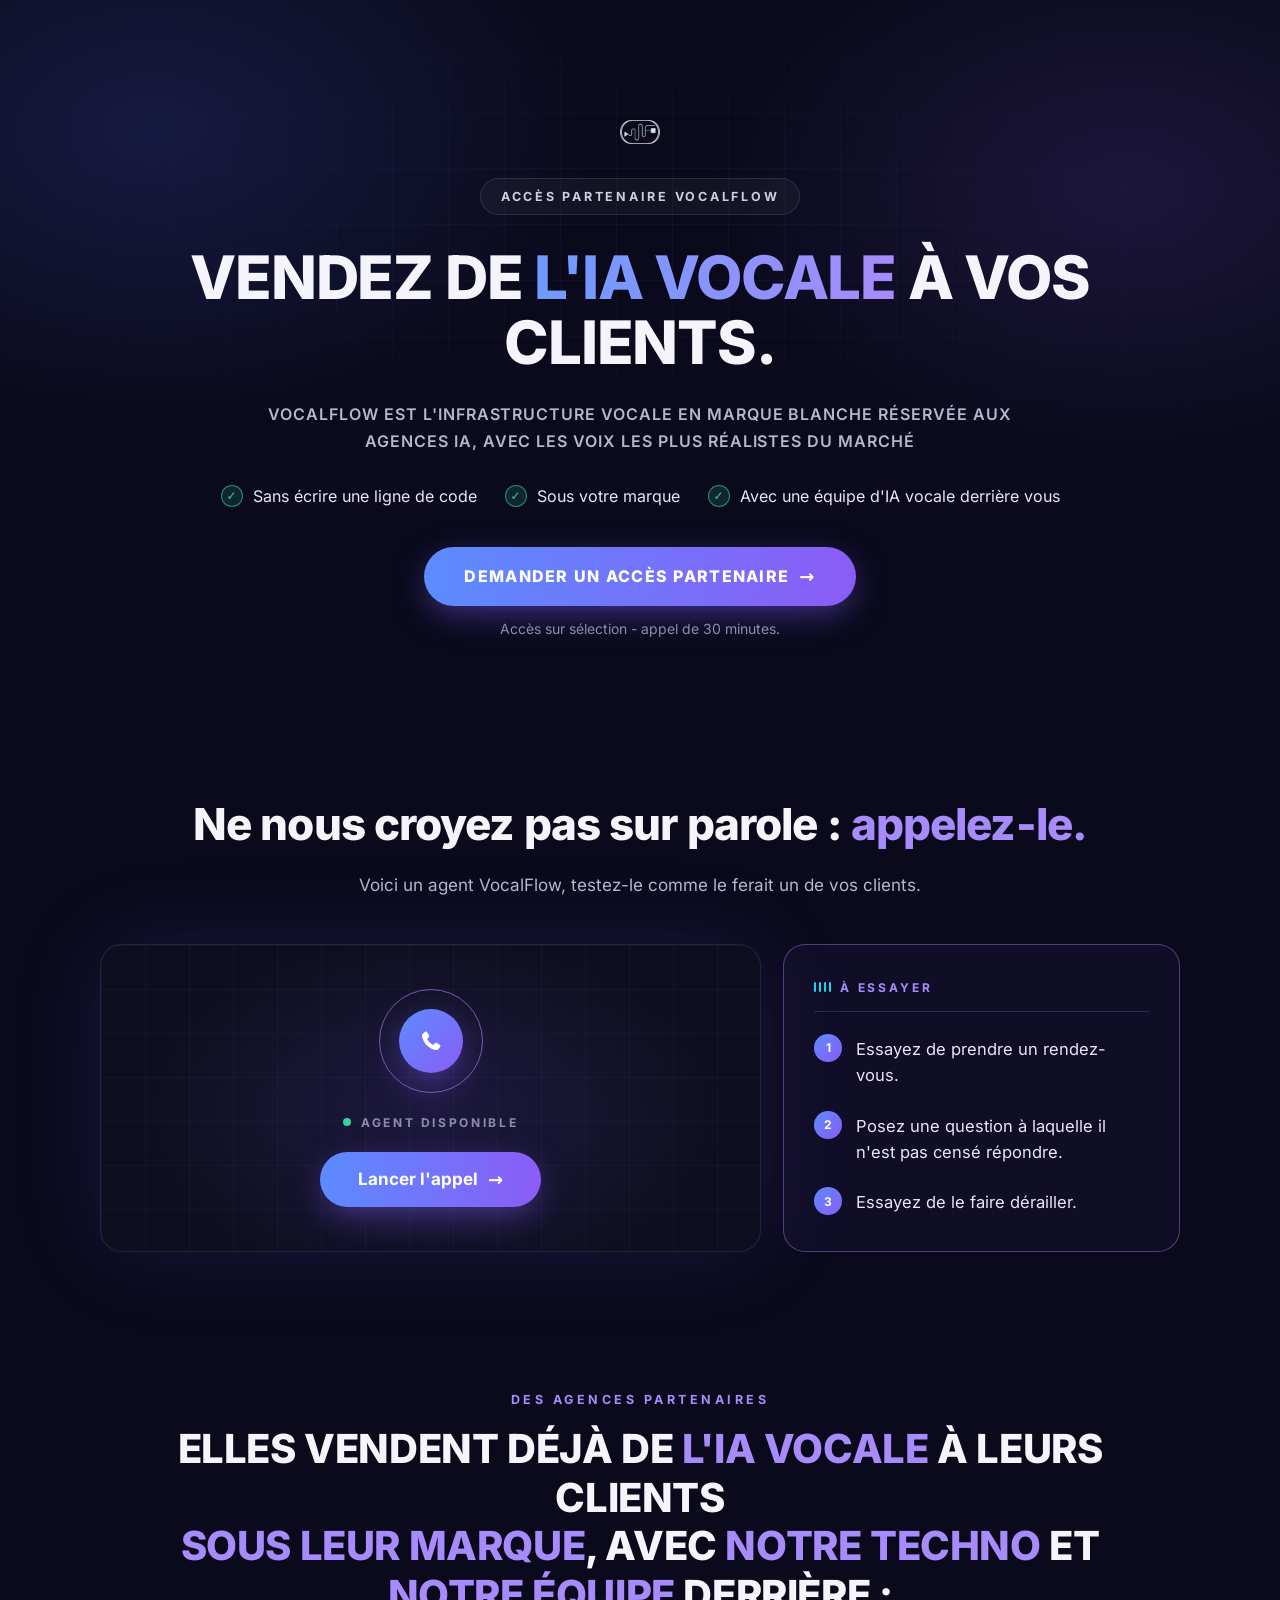
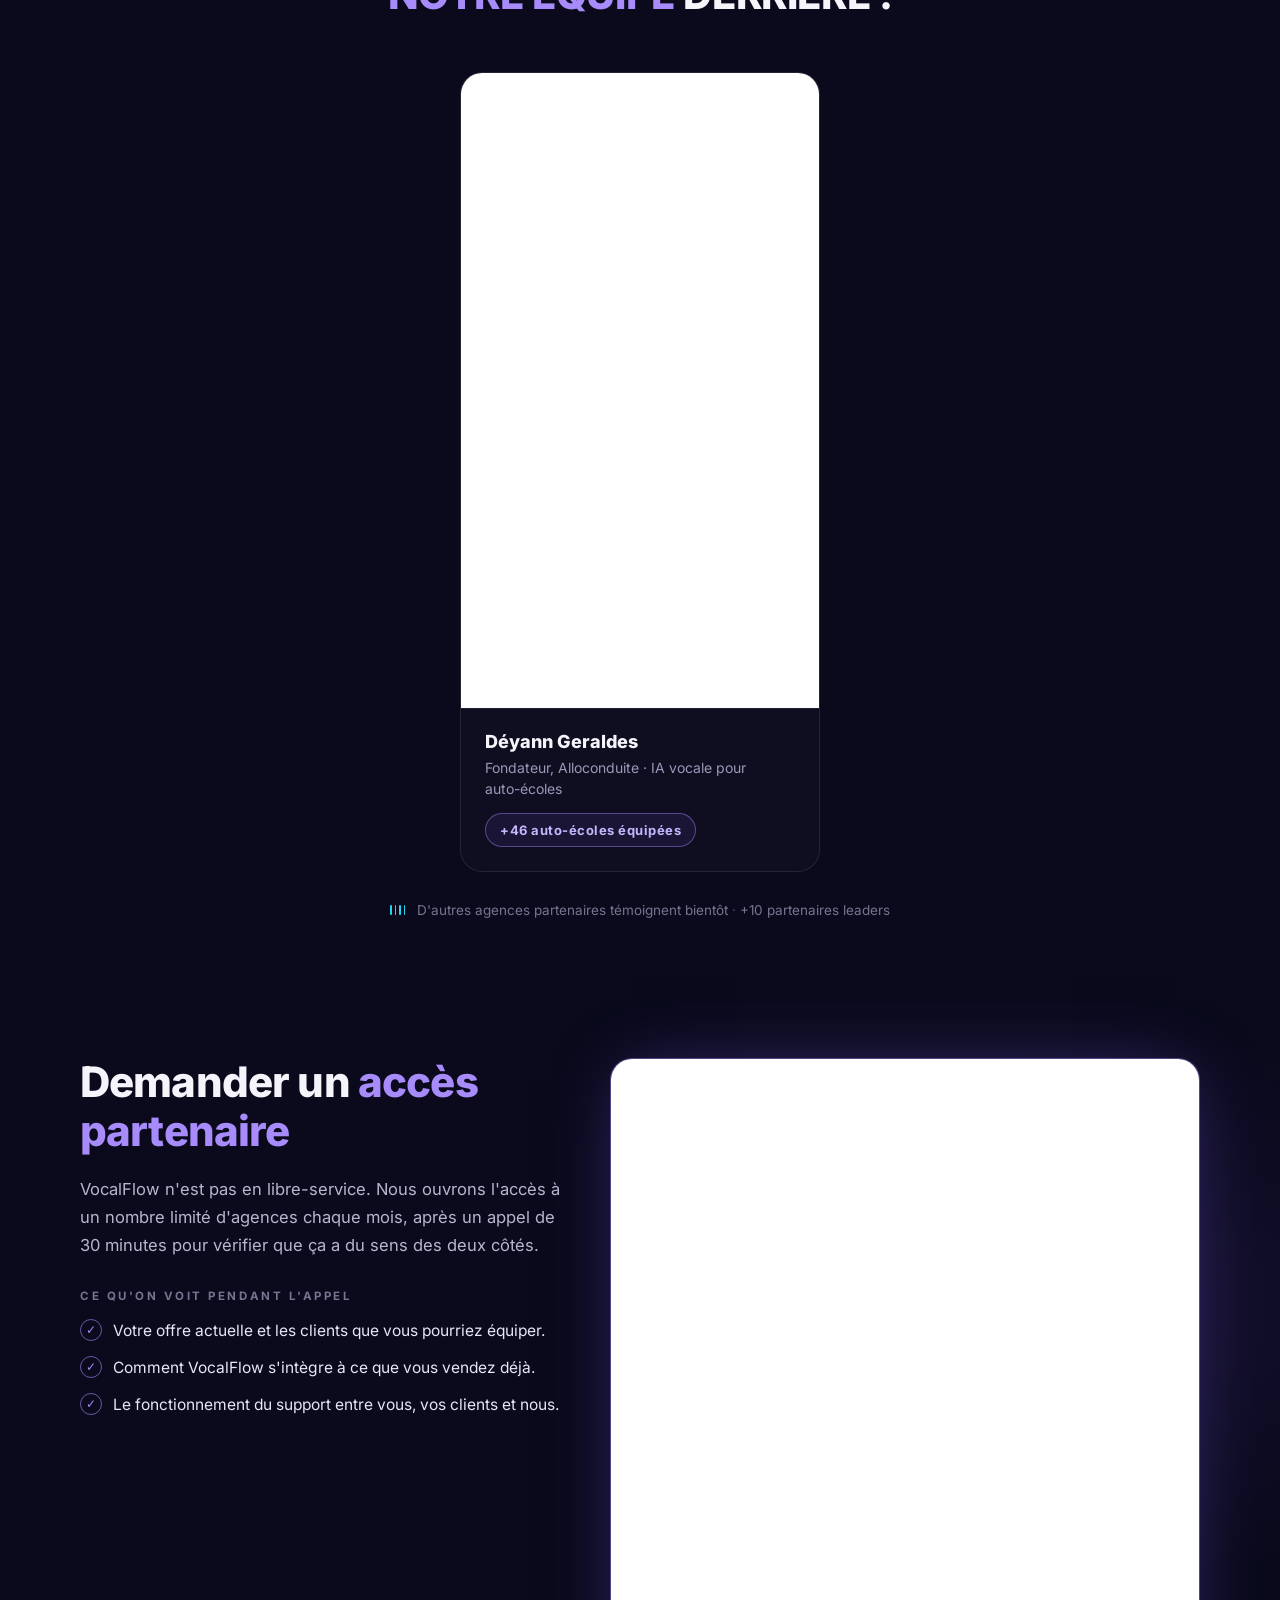
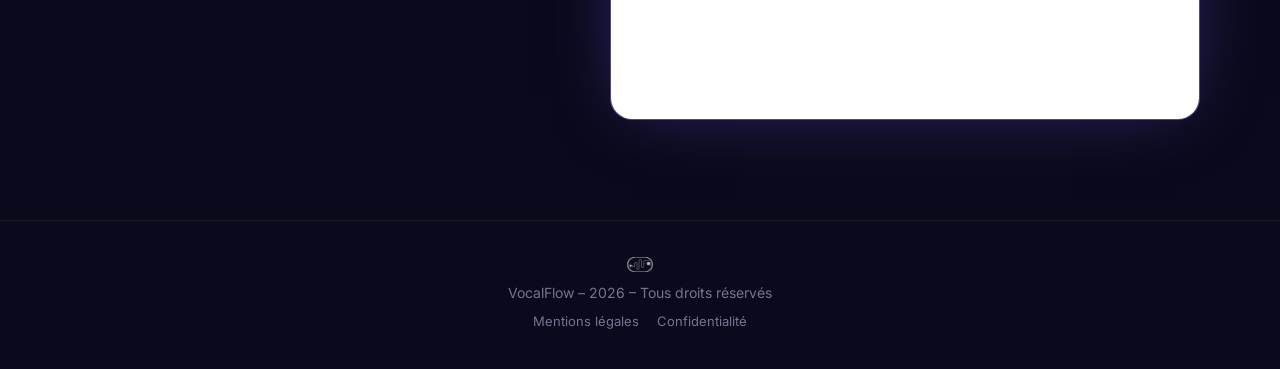
<file: index.html>
<!DOCTYPE html>
<html lang="fr">
<head>
  <meta charset="utf-8">
  <meta name="viewport" content="width=device-width, initial-scale=1">
  <title>VocalFlow | Accès partenaire — IA vocale en marque blanche</title>
  <meta name="description" content="Vendez de l'IA vocale à vos clients, sous votre marque, avec une équipe d'IA vocale derrière vous. Accès partenaire sur sélection.">
  <meta name="theme-color" content="#0a0a1c">
  <meta name="color-scheme" content="dark">
  <meta property="og:type" content="website">
  <meta property="og:title" content="VocalFlow | Accès partenaire — IA vocale en marque blanche">
  <meta property="og:description" content="Vendez de l'IA vocale à vos clients, sous votre marque, avec une équipe d'IA vocale derrière vous. Accès partenaire sur sélection.">
  <meta property="og:locale" content="fr_FR">
  <meta property="og:site_name" content="VocalFlow">
  <!-- URLs absolues (obligatoires pour les aperçus LinkedIn/WhatsApp). Domaine supposé : partenaires.vocal-flow.fr — à confirmer.
       Si le domaine change : remplacer ici, dans les pages légales (canonical), robots.txt et sitemap.xml. -->
  <link rel="canonical" href="https://partenaires.vocal-flow.fr/">
  <meta property="og:url" content="https://partenaires.vocal-flow.fr/">
  <meta property="og:image" content="https://partenaires.vocal-flow.fr/assets/og.jpg">
  <meta property="og:image:width" content="1200">
  <meta property="og:image:height" content="630">
  <meta property="og:image:alt" content="VocalFlow — Accès partenaire">
  <meta name="twitter:card" content="summary_large_image">
  <link rel="icon" href="/favicon.ico" sizes="32x32">
  <link rel="icon" type="image/png" sizes="192x192" href="/assets/icons/icon-192.png">
  <link rel="apple-touch-icon" href="/assets/icons/apple-touch-icon.png">
  <link rel="manifest" href="/site.webmanifest">
  <link rel="preload" href="/assets/fonts/inter.woff2" as="font" type="font/woff2" crossorigin>
  <link rel="stylesheet" href="/styles.css">
  <script type="application/ld+json">
  {
    "@context": "https://schema.org",
    "@type": "Organization",
    "name": "VocalFlow",
    "url": "https://partenaires.vocal-flow.fr/",
    "logo": "https://partenaires.vocal-flow.fr/assets/vocalflow-logo.png",
    "description": "Infrastructure d'IA vocale en marque blanche réservée aux agences IA.",
    "email": "contact@vocal-flow.fr",
    "founder": {
      "@type": "Person",
      "name": "Yassir Larabi",
      "jobTitle": "Fondateur de VocalFlow",
      "sameAs": ["https://www.linkedin.com/in/yassir-larabi/"]
    },
    "address": { "@type": "PostalAddress", "addressLocality": "Aulnay-sous-Bois", "postalCode": "93600", "addressCountry": "FR" }
  }
  </script>
</head>
<body>
  <a class="skip-link" href="#hero">Aller au contenu</a>

  <!-- Halo qui suit la souris (pointeurs fins uniquement, voir main.js) -->
  <div class="spot" aria-hidden="true"></div>

  <div id="top" class="page">
    <main>

      <!-- 1 Hero -->
      <section id="hero" class="hero" aria-labelledby="hero-title">
        <div class="hero__grid" aria-hidden="true"></div>
        <div class="hero__inner">
          <div class="hero__logo rise">
            <picture><source type="image/webp" srcset="/assets/vocalflow-logo-240.webp"><img src="/assets/vocalflow-logo-240.png" alt="VocalFlow" width="240" height="143"></picture>
          </div>
          <div class="hero__pillwrap rise">
            <div class="pill"><span class="pill__text">Accès partenaire VocalFlow</span></div>
          </div>
          <h1 id="hero-title" class="hero__title rise">Vendez de <span class="grad-text">l'IA vocale</span> à vos clients.</h1>
          <p class="hero__lead rise">VocalFlow est l'infrastructure vocale en marque blanche réservée aux agences IA, avec les voix les plus réalistes du marché</p>
          <ul class="hero__checks rise" role="list">
            <li><span class="check check--green" aria-hidden="true">✓</span><span>Sans écrire une ligne de code</span></li>
            <li><span class="check check--green" aria-hidden="true">✓</span><span>Sous votre marque</span></li>
            <li><span class="check check--green" aria-hidden="true">✓</span><span>Avec une équipe d'IA vocale derrière vous</span></li>
          </ul>
          <div class="cta-block rise">
            <a href="#acces" class="btn btn--primary btn--hero">Demander un accès partenaire <span class="arrow" aria-hidden="true">→</span></a>
            <div class="cta-block__note">Accès sur sélection - appel de 30 minutes.</div>
          </div>
        </div>
      </section>

      <!-- 2 Test en direct -->
      <section id="demo-live" class="demo" aria-labelledby="demo-title">
        <h2 id="demo-title" class="demo__title">Ne nous croyez pas sur parole : <span class="accent">appelez-le.</span></h2>
        <p class="lead">Voici un agent VocalFlow, testez-le comme le ferait un de vos clients.</p>
        <div class="demo__grid">

          <div class="demo__card">
            <!-- Étape 0 : agent disponible -->
            <div class="demo__idle" data-step="0">
              <div class="rings" aria-hidden="true">
                <span class="rings__ring"></span>
                <span class="rings__ring rings__ring--late"></span>
                <span class="rings__core">
                  <svg width="26" height="26" viewBox="0 0 24 24" fill="none" aria-hidden="true"><path d="M6.6 3.5c.5-.4 1.2-.3 1.6.2l2 2.9c.4.5.3 1.2-.1 1.6l-1.3 1.2c-.3.3-.4.8-.2 1.2a12.5 12.5 0 0 0 4.8 4.8c.4.2.9.1 1.2-.2l1.2-1.3c.4-.4 1.1-.5 1.6-.1l2.9 2c.5.4.6 1.1.2 1.6l-1.3 1.7c-.8 1-2.1 1.5-3.4 1.1C10 18.7 5.3 14 3.8 8.2 3.4 6.9 3.9 5.6 4.9 4.8z" fill="#fff"></path></svg>
                </span>
              </div>
              <div class="status"><span class="status__dot" aria-hidden="true"></span><span class="status__text">Agent disponible</span></div>
              <button type="button" class="btn btn--primary btn--demo demo__reveal">Lancer l'appel <span class="arrow" aria-hidden="true">→</span></button>
            </div>

            <!-- Étape 1 : formulaire -->
            <form class="demo__form" data-step="1" hidden novalidate="false">
              <div class="status"><span class="status__dot" aria-hidden="true"></span><span class="status__text">Agent prêt à décrocher</span></div>
              <div class="demo__form-title">Une dernière étape avant l'appel</div>
              <label class="sr-only" for="lead-prenom">Votre prénom</label>
              <input id="lead-prenom" class="field" type="text" name="prenom" placeholder="Votre prénom" required autocomplete="given-name">
              <label class="sr-only" for="lead-email">Votre email professionnel</label>
              <input id="lead-email" class="field" type="email" name="email" placeholder="Votre email professionnel" required autocomplete="email">
              <button type="submit" class="btn btn--primary btn--submit">Afficher le numéro de l'agent →</button>
            </form>

            <!-- Étape 2 : numéro révélé -->
            <div class="demo__revealed" data-step="2" hidden tabindex="-1">
              <div class="demo__greeting">C'est à vous : appelez-le maintenant.</div>
              <a href="tel:+33189316089" class="demo__phone grad-text">+33 1 89 31 60 89</a>
              <div class="status status--small"><span class="status__dot status__dot--small" aria-hidden="true"></span><span class="status__hint">Notre agent décroche dans la seconde, 24h/24.</span></div>
            </div>
          </div>

          <aside class="demo__tips" aria-labelledby="tips-title">
            <div id="tips-title" class="demo__tips-head">
              <span class="wave" aria-hidden="true"><span></span><span></span><span></span><span></span></span>À essayer
            </div>
            <ol class="tips" role="list">
              <li><span class="tips__num" aria-hidden="true">1</span><span>Essayez de prendre un rendez-vous.</span></li>
              <li><span class="tips__num" aria-hidden="true">2</span><span>Posez une question à laquelle il n'est pas censé répondre.</span></li>
              <li><span class="tips__num" aria-hidden="true">3</span><span>Essayez de le faire dérailler.</span></li>
            </ol>
          </aside>

        </div>
      </section>

      <!-- 3 Témoignages -->
      <section id="temoignages" class="temo" aria-labelledby="temo-title">
        <p class="eyebrow">Des agences partenaires</p>
        <h2 id="temo-title" class="temo__title">Elles vendent déjà de <span class="accent">l'IA vocale</span> à leurs clients<br> <span class="accent">sous leur marque</span>, avec <span class="accent">notre techno</span> et <span class="accent">notre équipe</span> derrière :</h2>

        <!-- Ajouter les prochains témoignages ici (copier un article) : la grille passe automatiquement en 2 puis 3 colonnes.
             À partir de 2 témoignages, retirer le bloc .temo__soon ci-dessous. -->
        <div class="temo__grid">
          <article class="temo__card">
            <div class="temo__video">
              <iframe src="https://play.gumlet.io/embed/6aafdd962ee0c1102cb9f667" title="Témoignage Déyann Geraldes, Alloconduite" loading="lazy" allow="autoplay; fullscreen; picture-in-picture; encrypted-media" allowfullscreen></iframe>
            </div>
            <div class="temo__body">
              <div>
                <div class="temo__name">Déyann Geraldes</div>
                <div class="temo__role">Fondateur, Alloconduite · IA vocale pour auto-écoles</div>
              </div>
              <span class="temo__badge">+46 auto-écoles équipées</span>
            </div>
          </article>
        </div>

        <div class="temo__soon">
          <span class="wave" aria-hidden="true"><span></span><span></span><span></span><span></span></span>
          <span class="temo__soon-text">D'autres agences partenaires témoignent bientôt <span class="temo__dot">·</span> +10 partenaires leaders</span>
        </div>
      </section>

      <!-- 4 Accès partenaire -->
      <section id="acces" class="access" aria-labelledby="access-title">
        <div class="access__grid">
          <div class="access__copy">
            <h2 id="access-title" class="access__title">Demander un <span class="accent">accès partenaire</span></h2>
            <p class="access__lead">VocalFlow n'est pas en libre-service. Nous ouvrons l'accès à un nombre limité d'agences chaque mois, après un appel de 30 minutes pour vérifier que ça a du sens des deux côtés.</p>
            <div class="access__kicker">Ce qu'on voit pendant l'appel</div>
            <ul class="checklist" role="list">
              <li><span class="check" aria-hidden="true">✓</span><span>Votre offre actuelle et les clients que vous pourriez équiper.</span></li>
              <li><span class="check" aria-hidden="true">✓</span><span>Comment VocalFlow s'intègre à ce que vous vendez déjà.</span></li>
              <li><span class="check" aria-hidden="true">✓</span><span>Le fonctionnement du support entre vous, vos clients et nous.</span></li>
            </ul>
          </div>
          <div class="access__cal">
            <div class="access__loading" aria-hidden="true">Chargement du calendrier…</div>
            <!-- L'URL Calendly est centralisée dans main.js (CALENDLY_URL) ; celle-ci sert de repli sans JS. -->
            <iframe class="access__iframe" data-calendly src="https://calendly.com/contact-vocal-flow/appel-d-acces-vocalflow?hide_gdpr_banner=1&amp;background_color=0d0d22&amp;text_color=f5f4fb&amp;primary_color=8b5cf6" title="Réserver un appel partenaire" loading="lazy"></iframe>
          </div>
        </div>
      </section>

    </main>

    <!-- Pied de page -->
    <footer class="footer">
      <div class="footer__inner">
        <picture><source type="image/webp" srcset="/assets/vocalflow-logo-240.webp"><img src="/assets/vocalflow-logo-240.png" alt="VocalFlow" width="240" height="143" class="footer__logo"></picture>
        <span class="footer__copy">VocalFlow – 2026 – Tous droits réservés</span>
        <nav class="footer__links" aria-label="Liens légaux">
          <a href="/mentions-legales">Mentions légales</a>
          <a href="/politique-confidentialite">Confidentialité</a>
        </nav>
      </div>
    </footer>
  </div>

  <script src="/main.js" defer></script>
</body>
</html>
</file>
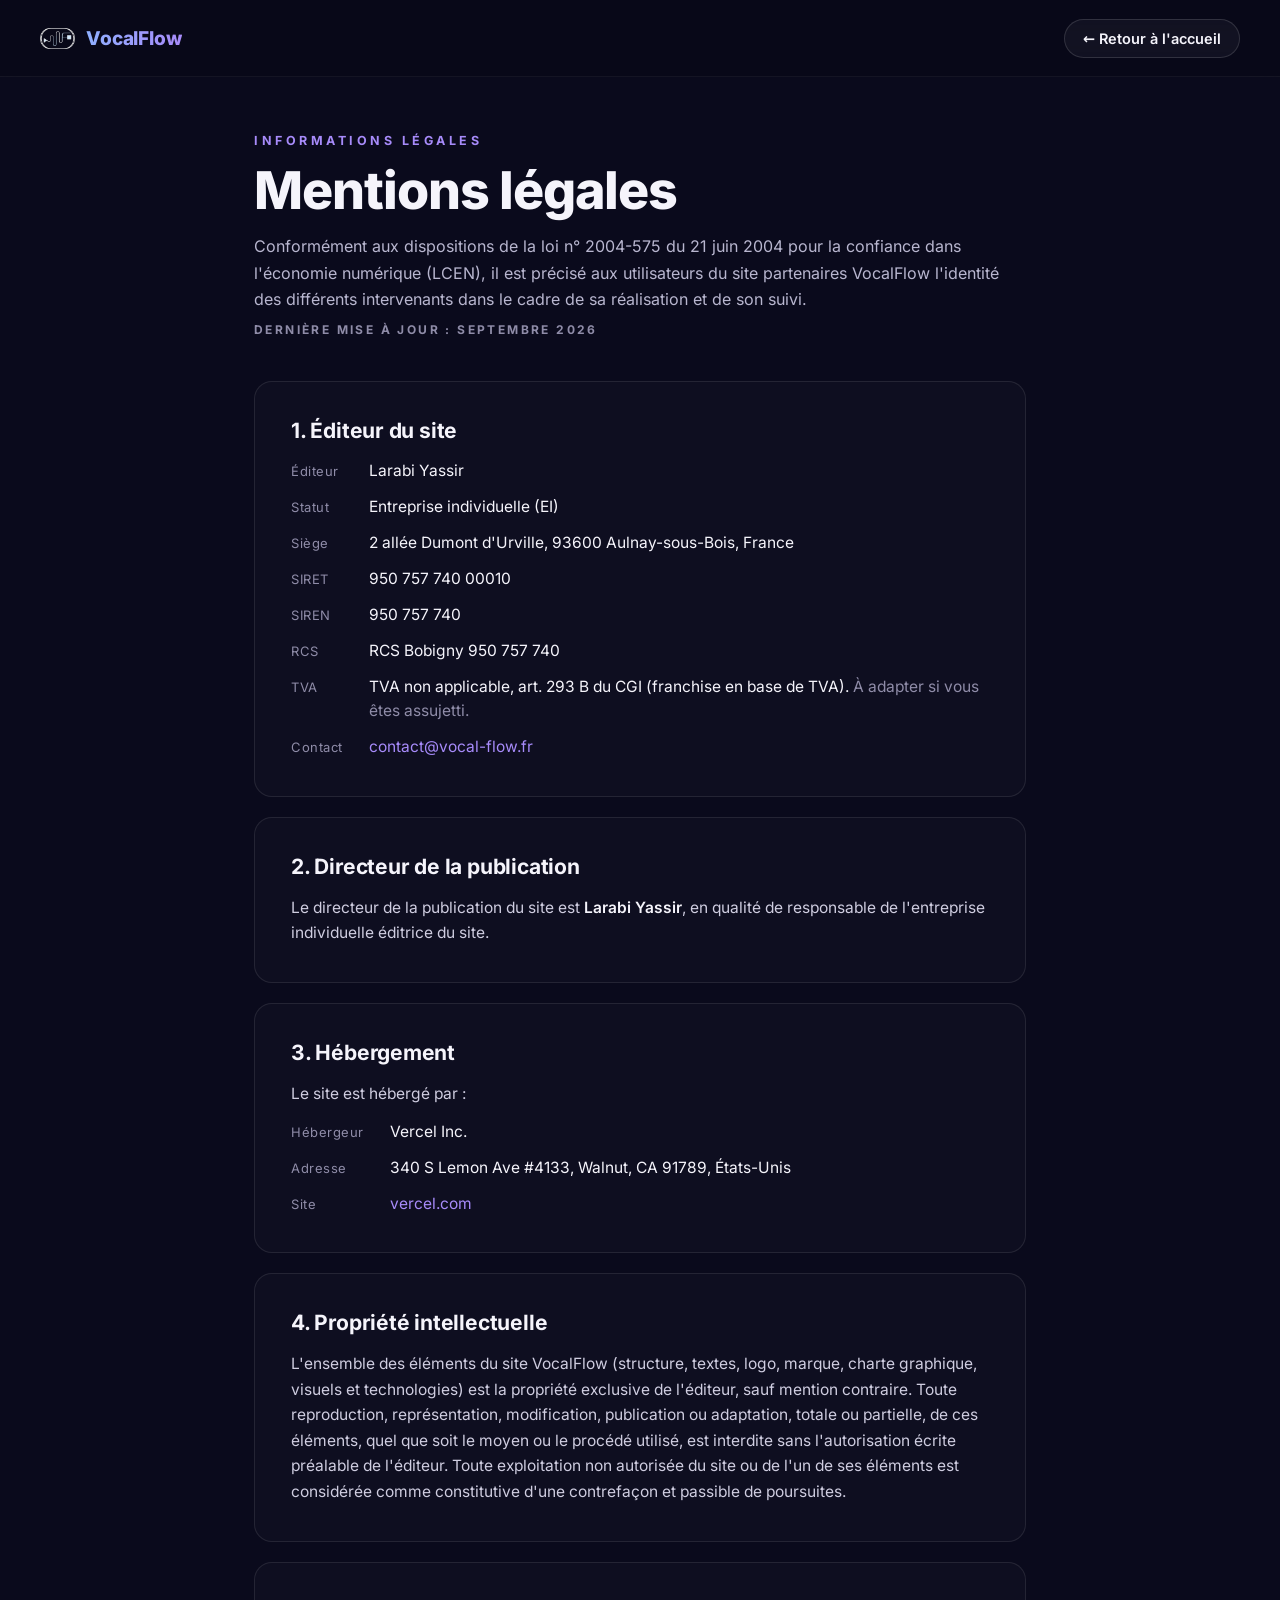
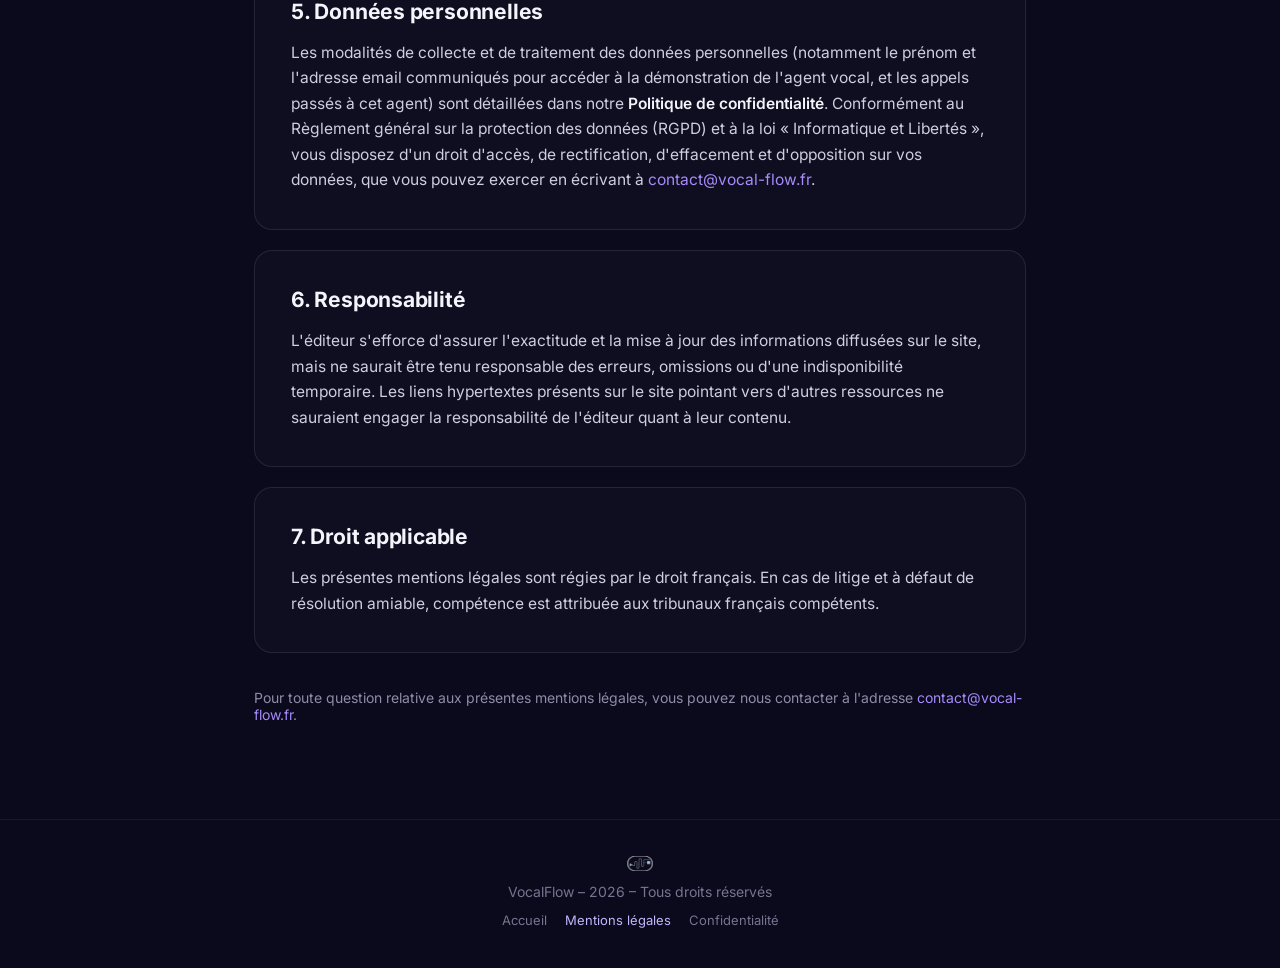
<file: mentions-legales.html>
<!DOCTYPE html>
<html lang="fr">
<head>
  <meta charset="utf-8">
  <meta name="viewport" content="width=device-width, initial-scale=1">
  <title>Mentions légales | VocalFlow</title>
  <meta name="description" content="Mentions légales du site VocalFlow : éditeur, directeur de la publication, hébergement, propriété intellectuelle, données personnelles et droit applicable.">
  <meta name="theme-color" content="#0a0a1c">
  <meta name="color-scheme" content="dark">
  <link rel="canonical" href="https://partenaires.vocal-flow.fr/mentions-legales">
  <link rel="icon" href="/favicon.ico" sizes="32x32">
  <link rel="apple-touch-icon" href="/assets/icons/apple-touch-icon.png">
  <link rel="preload" href="/assets/fonts/inter.woff2" as="font" type="font/woff2" crossorigin>
  <link rel="stylesheet" href="/styles.css">
</head>
<body>
  <a class="skip-link" href="#main">Aller au contenu</a>

  <header class="nav-wrap nav-wrap--static">
    <nav class="nav" aria-label="Navigation principale">
      <a href="/" class="brand" aria-label="VocalFlow — retour à l'accueil">
        <picture><source type="image/webp" srcset="/assets/vocalflow-logo-240.webp"><img src="/assets/vocalflow-logo-240.png" alt="" width="240" height="143"></picture>
        <span class="brand__name grad-text">VocalFlow</span>
      </a>
      <a href="/" class="btn btn--ghost btn--back"><span class="btn--back__full">← Retour à l'accueil</span><span class="btn--back__short">← Accueil</span></a>
    </nav>
  </header>

  <main id="main" class="simple legal">
    <p class="eyebrow">Informations légales</p>
    <h1>Mentions légales</h1>
    <p class="legal__intro">Conformément aux dispositions de la loi n°&nbsp;2004-575 du 21 juin 2004 pour la confiance dans l'économie numérique (LCEN), il est précisé aux utilisateurs du site partenaires VocalFlow l'identité des différents intervenants dans le cadre de sa réalisation et de son suivi.</p>
    <p class="legal__date">Dernière mise à jour : septembre 2026</p>

    <section class="legal__card" aria-labelledby="ml-1">
      <h2 id="ml-1">1. Éditeur du site</h2>
      <dl>
        <dt>Éditeur</dt><dd>Larabi Yassir</dd>
        <dt>Statut</dt><dd>Entreprise individuelle (EI)</dd>
        <dt>Siège</dt><dd>2 allée Dumont d'Urville, 93600 Aulnay-sous-Bois, France</dd>
        <dt>SIRET</dt><dd>950 757 740 00010</dd>
        <dt>SIREN</dt><dd>950 757 740</dd>
        <dt>RCS</dt><dd>RCS Bobigny 950 757 740</dd>
        <dt>TVA</dt><dd>TVA non applicable, art. 293 B du CGI (franchise en base de TVA). <span class="hint">À adapter si vous êtes assujetti.</span></dd>
        <dt>Contact</dt><dd><a href="mailto:contact@vocal-flow.fr">contact@vocal-flow.fr</a></dd>
      </dl>
    </section>

    <section class="legal__card" aria-labelledby="ml-2">
      <h2 id="ml-2">2. Directeur de la publication</h2>
      <p>Le directeur de la publication du site est <strong>Larabi Yassir</strong>, en qualité de responsable de l'entreprise individuelle éditrice du site.</p>
    </section>

    <section class="legal__card" aria-labelledby="ml-3">
      <h2 id="ml-3">3. Hébergement</h2>
      <p>Le site est hébergé par :</p>
      <dl>
        <dt>Hébergeur</dt><dd>Vercel Inc.</dd>
        <dt>Adresse</dt><dd>340 S Lemon Ave #4133, Walnut, CA 91789, États-Unis</dd>
        <dt>Site</dt><dd><a href="https://vercel.com" target="_blank" rel="noopener">vercel.com</a></dd>
      </dl>
    </section>

    <section class="legal__card" aria-labelledby="ml-4">
      <h2 id="ml-4">4. Propriété intellectuelle</h2>
      <p>L'ensemble des éléments du site VocalFlow (structure, textes, logo, marque, charte graphique, visuels et technologies) est la propriété exclusive de l'éditeur, sauf mention contraire. Toute reproduction, représentation, modification, publication ou adaptation, totale ou partielle, de ces éléments, quel que soit le moyen ou le procédé utilisé, est interdite sans l'autorisation écrite préalable de l'éditeur. Toute exploitation non autorisée du site ou de l'un de ses éléments est considérée comme constitutive d'une contrefaçon et passible de poursuites.</p>
    </section>

    <section class="legal__card" aria-labelledby="ml-5">
      <h2 id="ml-5">5. Données personnelles</h2>
      <p>Les modalités de collecte et de traitement des données personnelles (notamment le prénom et l'adresse email communiqués pour accéder à la démonstration de l'agent vocal, et les appels passés à cet agent) sont détaillées dans notre <a href="/politique-confidentialite"><strong>Politique de confidentialité</strong></a>. Conformément au Règlement général sur la protection des données (RGPD) et à la loi «&nbsp;Informatique et Libertés&nbsp;», vous disposez d'un droit d'accès, de rectification, d'effacement et d'opposition sur vos données, que vous pouvez exercer en écrivant à <a href="mailto:contact@vocal-flow.fr">contact@vocal-flow.fr</a>.</p>
    </section>

    <section class="legal__card" aria-labelledby="ml-6">
      <h2 id="ml-6">6. Responsabilité</h2>
      <p>L'éditeur s'efforce d'assurer l'exactitude et la mise à jour des informations diffusées sur le site, mais ne saurait être tenu responsable des erreurs, omissions ou d'une indisponibilité temporaire. Les liens hypertextes présents sur le site pointant vers d'autres ressources ne sauraient engager la responsabilité de l'éditeur quant à leur contenu.</p>
    </section>

    <section class="legal__card" aria-labelledby="ml-7">
      <h2 id="ml-7">7. Droit applicable</h2>
      <p>Les présentes mentions légales sont régies par le droit français. En cas de litige et à défaut de résolution amiable, compétence est attribuée aux tribunaux français compétents.</p>
    </section>

    <p class="legal__outro">Pour toute question relative aux présentes mentions légales, vous pouvez nous contacter à l'adresse <a href="mailto:contact@vocal-flow.fr">contact@vocal-flow.fr</a>.</p>
  </main>

    <footer class="footer">
    <div class="footer__inner">
      <picture><source type="image/webp" srcset="/assets/vocalflow-logo-240.webp"><img src="/assets/vocalflow-logo-240.png" alt="VocalFlow" width="240" height="143" class="footer__logo"></picture>
      <span class="footer__copy">VocalFlow – 2026 – Tous droits réservés</span>
      <nav class="footer__links" aria-label="Liens légaux">
        <a href="/">Accueil</a>
        <a href="/mentions-legales" aria-current="page">Mentions légales</a>
        <a href="/politique-confidentialite">Confidentialité</a>
      </nav>
    </div>
  </footer>
</body>
</html>
</file>
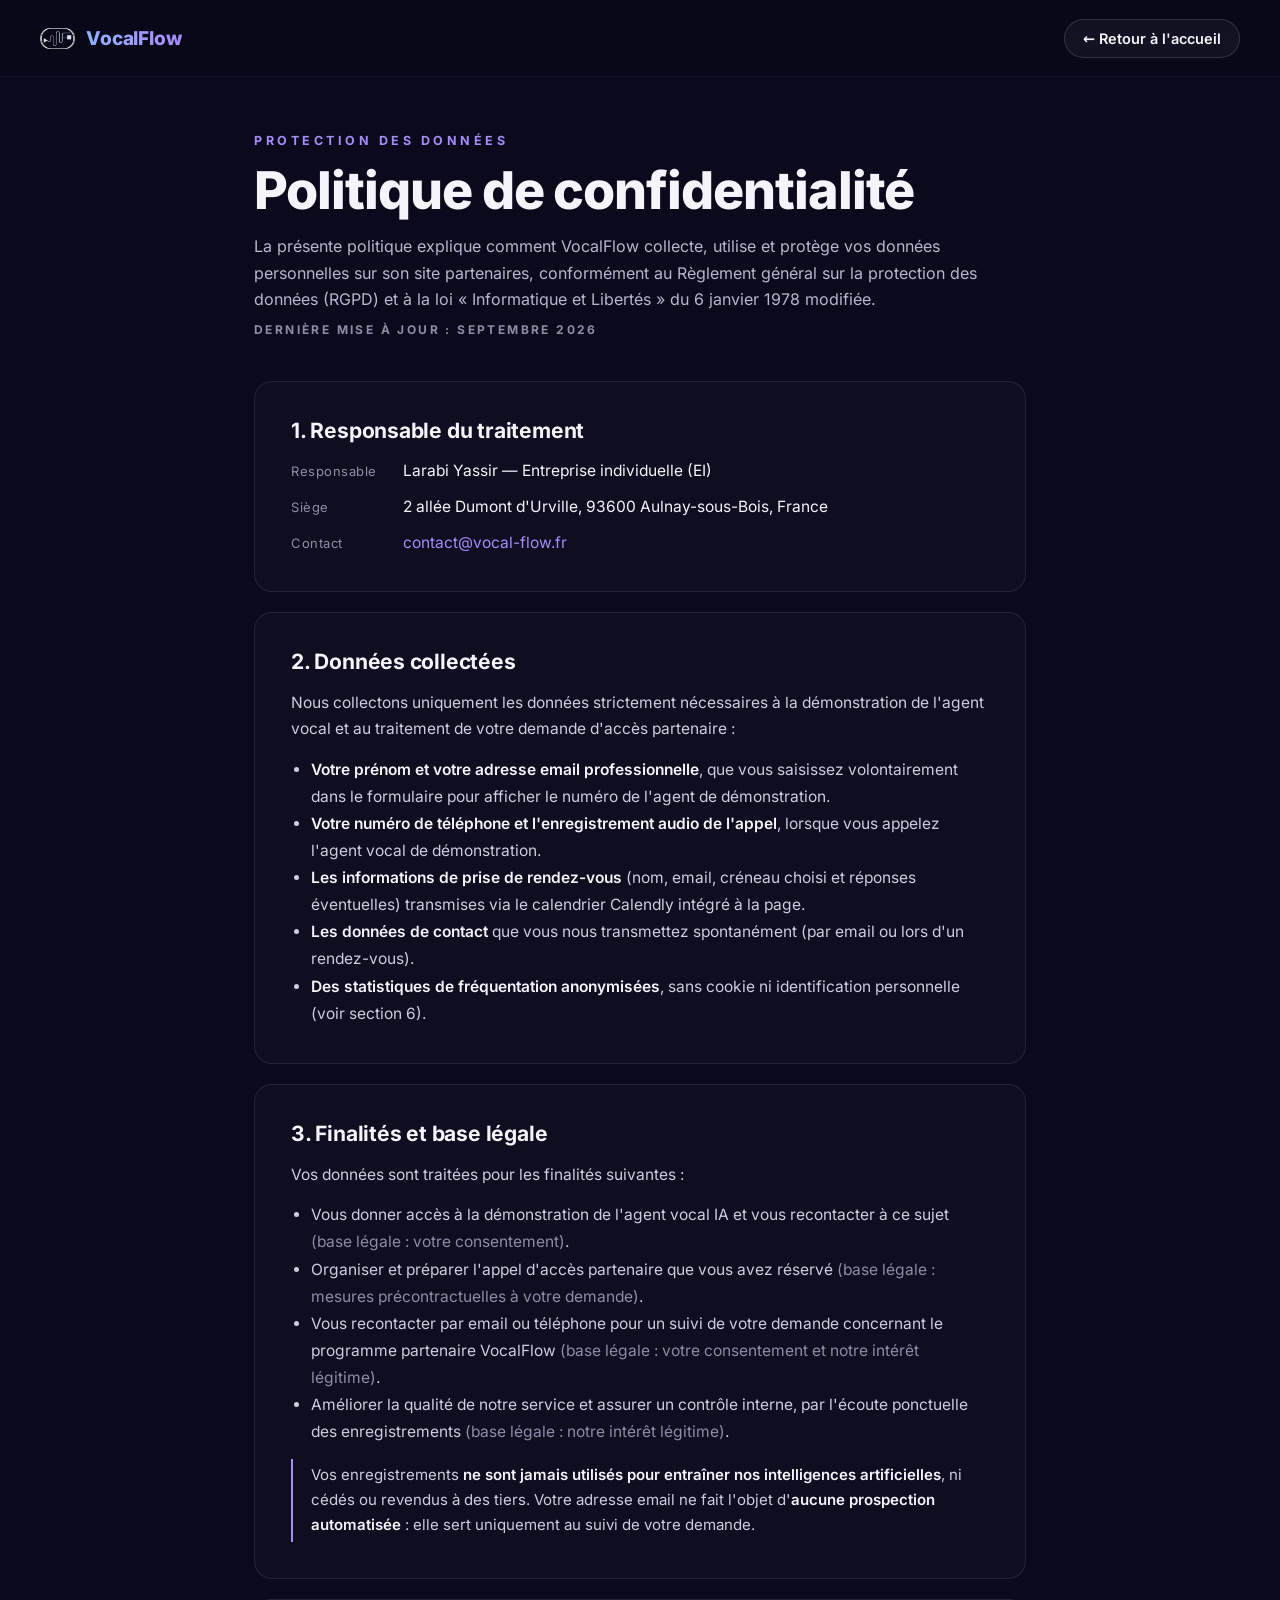
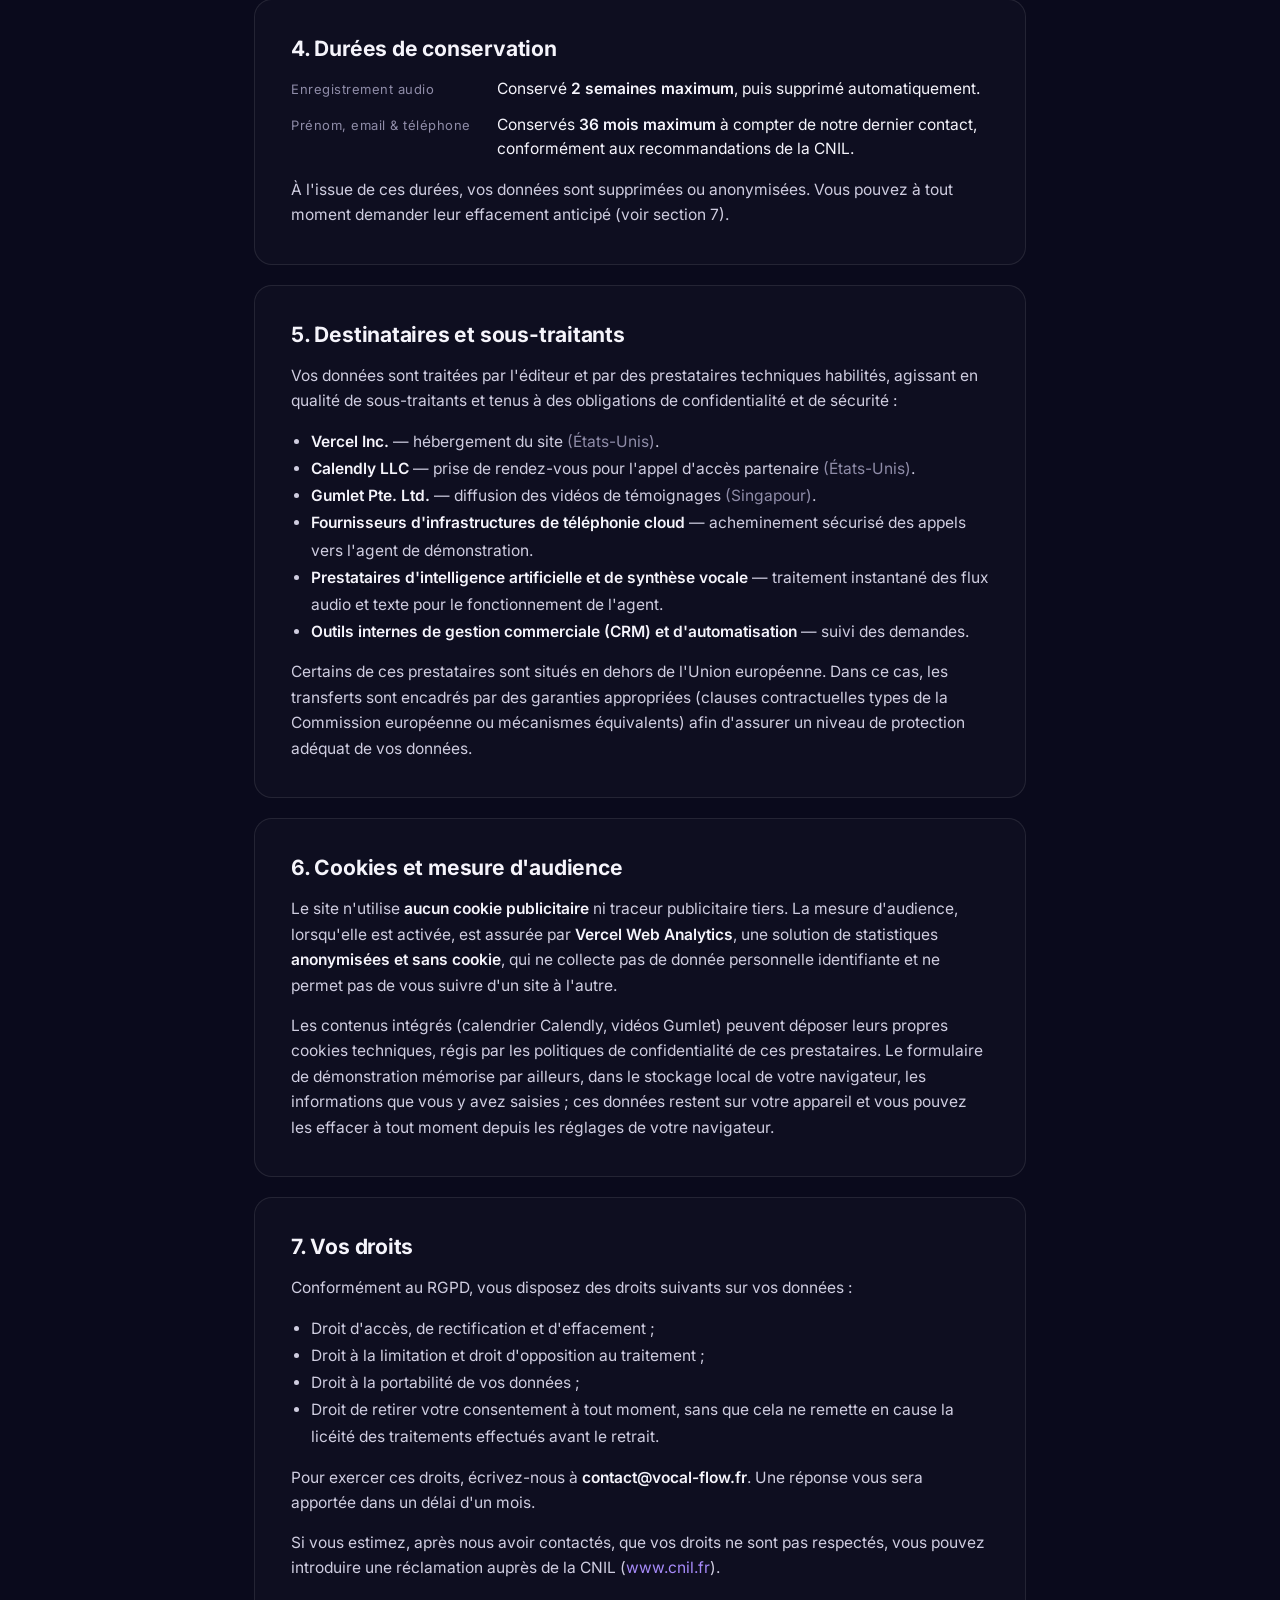
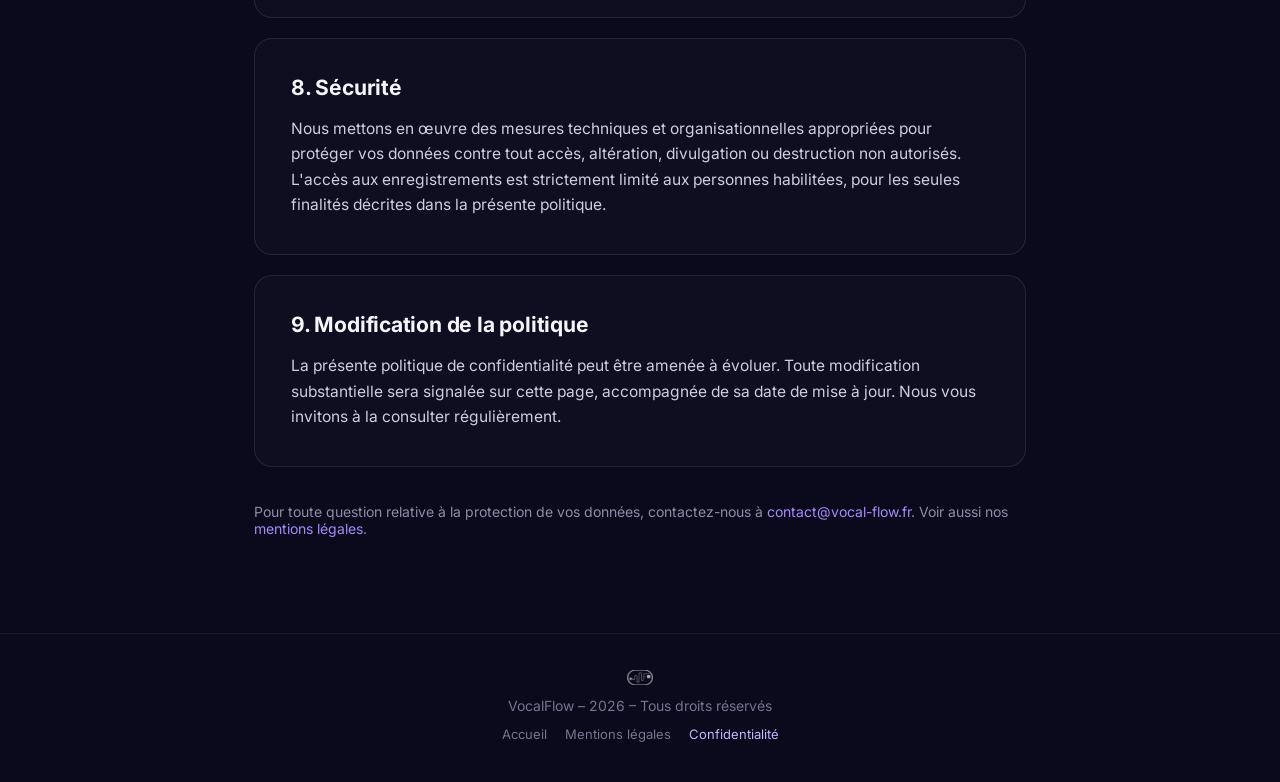
<file: politique-confidentialite.html>
<!DOCTYPE html>
<html lang="fr">
<head>
  <meta charset="utf-8">
  <meta name="viewport" content="width=device-width, initial-scale=1">
  <title>Politique de confidentialité | VocalFlow</title>
  <meta name="description" content="Politique de confidentialité du site partenaires VocalFlow : données collectées, finalités, durées de conservation, sous-traitants, cookies et exercice de vos droits (RGPD).">
  <meta name="theme-color" content="#0a0a1c">
  <meta name="color-scheme" content="dark">
  <link rel="canonical" href="https://partenaires.vocal-flow.fr/politique-confidentialite">
  <link rel="icon" href="/favicon.ico" sizes="32x32">
  <link rel="apple-touch-icon" href="/assets/icons/apple-touch-icon.png">
  <link rel="preload" href="/assets/fonts/inter.woff2" as="font" type="font/woff2" crossorigin>
  <link rel="stylesheet" href="/styles.css">
</head>
<body>
  <a class="skip-link" href="#main">Aller au contenu</a>

  <header class="nav-wrap">
    <nav class="nav" aria-label="Navigation principale">
      <a href="/" class="brand" aria-label="VocalFlow — retour à l'accueil">
        <picture><source type="image/webp" srcset="/assets/vocalflow-logo-240.webp"><img src="/assets/vocalflow-logo-240.png" alt="" width="240" height="143"></picture>
        <span class="brand__name grad-text">VocalFlow</span>
      </a>
      <a href="/" class="btn btn--ghost btn--back"><span class="btn--back__full">← Retour à l'accueil</span><span class="btn--back__short">← Accueil</span></a>
    </nav>
  </header>

  <main id="main" class="simple legal">
    <p class="eyebrow">Protection des données</p>
    <h1>Politique de confidentialité</h1>
    <p class="legal__intro">La présente politique explique comment VocalFlow collecte, utilise et protège vos données personnelles sur son site partenaires, conformément au Règlement général sur la protection des données (RGPD) et à la loi «&nbsp;Informatique et Libertés&nbsp;» du 6 janvier 1978 modifiée.</p>
    <p class="legal__date">Dernière mise à jour : septembre 2026</p>

    <section class="legal__card" aria-labelledby="pc-1">
      <h2 id="pc-1">1. Responsable du traitement</h2>
      <dl>
        <dt>Responsable</dt><dd>Larabi Yassir — Entreprise individuelle (EI)</dd>
        <dt>Siège</dt><dd>2 allée Dumont d'Urville, 93600 Aulnay-sous-Bois, France</dd>
        <dt>Contact</dt><dd><a href="mailto:contact@vocal-flow.fr">contact@vocal-flow.fr</a></dd>
      </dl>
    </section>

    <section class="legal__card" aria-labelledby="pc-2">
      <h2 id="pc-2">2. Données collectées</h2>
      <p>Nous collectons uniquement les données strictement nécessaires à la démonstration de l'agent vocal et au traitement de votre demande d'accès partenaire :</p>
      <ul>
        <li><strong>Votre prénom et votre adresse email professionnelle</strong>, que vous saisissez volontairement dans le formulaire pour afficher le numéro de l'agent de démonstration.</li>
        <li><strong>Votre numéro de téléphone et l'enregistrement audio de l'appel</strong>, lorsque vous appelez l'agent vocal de démonstration.</li>
        <li><strong>Les informations de prise de rendez-vous</strong> (nom, email, créneau choisi et réponses éventuelles) transmises via le calendrier Calendly intégré à la page.</li>
        <li><strong>Les données de contact</strong> que vous nous transmettez spontanément (par email ou lors d'un rendez-vous).</li>
        <li><strong>Des statistiques de fréquentation anonymisées</strong>, sans cookie ni identification personnelle (voir section 6).</li>
      </ul>
    </section>

    <section class="legal__card" aria-labelledby="pc-3">
      <h2 id="pc-3">3. Finalités et base légale</h2>
      <p>Vos données sont traitées pour les finalités suivantes :</p>
      <ul>
        <li>Vous donner accès à la démonstration de l'agent vocal IA et vous recontacter à ce sujet <span class="hint">(base légale : votre consentement)</span>.</li>
        <li>Organiser et préparer l'appel d'accès partenaire que vous avez réservé <span class="hint">(base légale : mesures précontractuelles à votre demande)</span>.</li>
        <li>Vous recontacter par email ou téléphone pour un suivi de votre demande concernant le programme partenaire VocalFlow <span class="hint">(base légale : votre consentement et notre intérêt légitime)</span>.</li>
        <li>Améliorer la qualité de notre service et assurer un contrôle interne, par l'écoute ponctuelle des enregistrements <span class="hint">(base légale : notre intérêt légitime)</span>.</li>
      </ul>
      <div class="legal__callout">Vos enregistrements <strong>ne sont jamais utilisés pour entraîner nos intelligences artificielles</strong>, ni cédés ou revendus à des tiers. Votre adresse email ne fait l'objet d'<strong>aucune prospection automatisée</strong> : elle sert uniquement au suivi de votre demande.</div>
    </section>

    <section class="legal__card" aria-labelledby="pc-4">
      <h2 id="pc-4">4. Durées de conservation</h2>
      <dl>
        <dt>Enregistrement audio</dt><dd>Conservé <strong>2 semaines maximum</strong>, puis supprimé automatiquement.</dd>
        <dt>Prénom, email &amp; téléphone</dt><dd>Conservés <strong>36 mois maximum</strong> à compter de notre dernier contact, conformément aux recommandations de la CNIL.</dd>
      </dl>
      <p>À l'issue de ces durées, vos données sont supprimées ou anonymisées. Vous pouvez à tout moment demander leur effacement anticipé (voir section 7).</p>
    </section>

    <section class="legal__card" aria-labelledby="pc-5">
      <h2 id="pc-5">5. Destinataires et sous-traitants</h2>
      <p>Vos données sont traitées par l'éditeur et par des prestataires techniques habilités, agissant en qualité de sous-traitants et tenus à des obligations de confidentialité et de sécurité :</p>
      <ul>
        <li><strong>Vercel Inc.</strong> — hébergement du site <span class="hint">(États-Unis)</span>.</li>
        <li><strong>Calendly LLC</strong> — prise de rendez-vous pour l'appel d'accès partenaire <span class="hint">(États-Unis)</span>.</li>
        <li><strong>Gumlet Pte. Ltd.</strong> — diffusion des vidéos de témoignages <span class="hint">(Singapour)</span>.</li>
        <li><strong>Fournisseurs d'infrastructures de téléphonie cloud</strong> — acheminement sécurisé des appels vers l'agent de démonstration.</li>
        <li><strong>Prestataires d'intelligence artificielle et de synthèse vocale</strong> — traitement instantané des flux audio et texte pour le fonctionnement de l'agent.</li>
        <li><strong>Outils internes de gestion commerciale (CRM) et d'automatisation</strong> — suivi des demandes.</li>
      </ul>
      <p>Certains de ces prestataires sont situés en dehors de l'Union européenne. Dans ce cas, les transferts sont encadrés par des garanties appropriées (clauses contractuelles types de la Commission européenne ou mécanismes équivalents) afin d'assurer un niveau de protection adéquat de vos données.</p>
    </section>

    <section class="legal__card" aria-labelledby="pc-6">
      <h2 id="pc-6">6. Cookies et mesure d'audience</h2>
      <p>Le site n'utilise <strong>aucun cookie publicitaire</strong> ni traceur publicitaire tiers. La mesure d'audience, lorsqu'elle est activée, est assurée par <strong>Vercel Web Analytics</strong>, une solution de statistiques <strong>anonymisées et sans cookie</strong>, qui ne collecte pas de donnée personnelle identifiante et ne permet pas de vous suivre d'un site à l'autre.</p>
      <p>Les contenus intégrés (calendrier Calendly, vidéos Gumlet) peuvent déposer leurs propres cookies techniques, régis par les politiques de confidentialité de ces prestataires. Le formulaire de démonstration mémorise par ailleurs, dans le stockage local de votre navigateur, les informations que vous y avez saisies ; ces données restent sur votre appareil et vous pouvez les effacer à tout moment depuis les réglages de votre navigateur.</p>
    </section>

    <section class="legal__card" aria-labelledby="pc-7">
      <h2 id="pc-7">7. Vos droits</h2>
      <p>Conformément au RGPD, vous disposez des droits suivants sur vos données :</p>
      <ul>
        <li>Droit d'accès, de rectification et d'effacement ;</li>
        <li>Droit à la limitation et droit d'opposition au traitement ;</li>
        <li>Droit à la portabilité de vos données ;</li>
        <li>Droit de retirer votre consentement à tout moment, sans que cela ne remette en cause la licéité des traitements effectués avant le retrait.</li>
      </ul>
      <p>Pour exercer ces droits, écrivez-nous à <a href="mailto:contact@vocal-flow.fr"><strong>contact@vocal-flow.fr</strong></a>. Une réponse vous sera apportée dans un délai d'un mois.</p>
      <p>Si vous estimez, après nous avoir contactés, que vos droits ne sont pas respectés, vous pouvez introduire une réclamation auprès de la CNIL (<a href="https://www.cnil.fr" target="_blank" rel="noopener">www.cnil.fr</a>).</p>
    </section>

    <section class="legal__card" aria-labelledby="pc-8">
      <h2 id="pc-8">8. Sécurité</h2>
      <p>Nous mettons en œuvre des mesures techniques et organisationnelles appropriées pour protéger vos données contre tout accès, altération, divulgation ou destruction non autorisés. L'accès aux enregistrements est strictement limité aux personnes habilitées, pour les seules finalités décrites dans la présente politique.</p>
    </section>

    <section class="legal__card" aria-labelledby="pc-9">
      <h2 id="pc-9">9. Modification de la politique</h2>
      <p>La présente politique de confidentialité peut être amenée à évoluer. Toute modification substantielle sera signalée sur cette page, accompagnée de sa date de mise à jour. Nous vous invitons à la consulter régulièrement.</p>
    </section>

    <p class="legal__outro">Pour toute question relative à la protection de vos données, contactez-nous à <a href="mailto:contact@vocal-flow.fr">contact@vocal-flow.fr</a>. Voir aussi nos <a href="/mentions-legales">mentions légales</a>.</p>
  </main>

  <footer class="footer">
    <div class="footer__inner">
      <picture><source type="image/webp" srcset="/assets/vocalflow-logo-240.webp"><img src="/assets/vocalflow-logo-240.png" alt="VocalFlow" width="240" height="143" class="footer__logo"></picture>
      <span class="footer__copy">VocalFlow – 2026 – Tous droits réservés</span>
      <nav class="footer__links" aria-label="Liens légaux">
        <a href="/">Accueil</a>
        <a href="/mentions-legales">Mentions légales</a>
        <a href="/politique-confidentialite" aria-current="page">Confidentialité</a>
      </nav>
    </div>
  </footer>
</body>
</html>
</file>
<file: styles.css>
/* ==========================================================================
   VocalFlow — Accès partenaire (marque blanche)
   Implémentation fidèle de design-source/Partenaires VocalFlow.dc.html
   Fond #0a0a1c, dégradés bleu → violet, police Inter (auto-hébergée).
   ========================================================================== */

/* ---------- Police auto-hébergée (Inter variable, sous-ensemble latin, licence OFL : assets/fonts/OFL-Inter.txt) ---------- */
@font-face {
  font-family: 'Inter';
  font-style: normal;
  font-weight: 400 800;
  font-display: swap;
  src: url('assets/fonts/inter.woff2') format('woff2');
  unicode-range: U+0000-00FF, U+0131, U+0152-0153, U+02BB-02BC, U+02C6, U+02DA, U+02DC, U+0304, U+0308, U+0329, U+2000-206F, U+20AC, U+2122, U+2191, U+2193, U+2212, U+2215, U+FEFF, U+FFFD;
}

:root {
  --bg: #0a0a1c;
  --bg-2: #0d0d22;

  --ink: #f5f4fb;
  --body: #b8b6cf;
  --soft: #cfcde0;
  --list: #e8e6f5;
  --muted: #9b97b8;
  --muted-2: #8f8ca8;
  --muted-3: #77748f;
  --muted-4: #6d6a85;
  --muted-5: #4f4c66;

  --accent: #a78bfa;
  --accent-2: #c4b5fd;
  --blue: #6d9bff;
  --cyan: #22d3ee;
  --green: #34d399;

  --grad-btn: linear-gradient(93deg, #5b8cff, #8b5cf6);
  --grad-text: linear-gradient(92deg, #6d9bff, #a78bfa);
  --grad-badge: linear-gradient(135deg, #5b8cff, #8b5cf6);

  --card: rgba(255, 255, 255, .02);
  --line: rgba(255, 255, 255, .09);
  --line-soft: rgba(255, 255, 255, .07);
  --line-faint: rgba(255, 255, 255, .06);
  --line-input: rgba(255, 255, 255, .12);

  --shadow-btn: 0 10px 34px -6px rgba(124, 92, 246, .55);
  --shadow-btn-hover: 0 16px 40px -6px rgba(124, 92, 246, .7);

  --font: 'Inter', system-ui, -apple-system, 'Segoe UI', Roboto, 'Helvetica Neue', Arial, sans-serif;
  --ease: cubic-bezier(.22, 1, .36, 1);

  color-scheme: dark;
}

/* ---------- Base ---------- */
*, *::before, *::after { box-sizing: border-box; }

html {
  scroll-behavior: smooth;
  scroll-padding-top: 40px;
  -webkit-text-size-adjust: 100%;
}

body {
  margin: 0;
  background: var(--bg);
  color: var(--ink);
  font-family: var(--font);
  line-height: normal; /* comme la maquette : les interlignes sont posés élément par élément */
  -webkit-font-smoothing: antialiased;
  -moz-osx-font-smoothing: grayscale;
}

.page { position: relative; overflow: clip; }

a { color: var(--accent); text-decoration: none; }
a:hover { color: var(--accent-2); }
a:focus-visible, button:focus-visible, input:focus-visible { outline: 2px solid var(--accent); outline-offset: 3px; }
.sr-only { position: absolute; width: 1px; height: 1px; padding: 0; margin: -1px; overflow: hidden; clip: rect(0 0 0 0); clip-path: inset(50%); white-space: nowrap; border: 0; }

img { display: block; max-width: 100%; height: auto; }
h1, h2, h3, p, ul, ol { margin: 0; }
ul, ol { padding: 0; list-style: none; }
@media (max-width: 1199px) { h1, h2, h3 { text-wrap: balance; } p { text-wrap: pretty; } }

.skip-link {
  position: absolute; left: 16px; top: -60px; z-index: 1000;
  padding: 10px 16px; border-radius: 999px; background: var(--ink); color: var(--bg); font-weight: 700;
}
.skip-link:focus { top: 16px; }

/* ---------- Utilitaires ---------- */
.grad-text {
  background: var(--grad-text);
  -webkit-background-clip: text; background-clip: text;
  -webkit-text-fill-color: transparent; color: transparent;
}
.accent { color: var(--accent); }

.eyebrow {
  text-align: center; font-size: 12.5px; letter-spacing: .28em; font-weight: 700;
  color: var(--accent); text-transform: uppercase;
}
.lead { max-width: 640px; margin: 20px auto 0; text-align: center; font-size: 17px; line-height: 1.7; color: var(--body); }

.check {
  width: 22px; height: 22px; border-radius: 50%; border: 1px solid rgba(167, 139, 250, .6);
  color: var(--accent); font-size: 12px; display: inline-flex; align-items: center; justify-content: center; flex-shrink: 0;
}
.check--green { background: rgba(52, 211, 153, .14); border-color: rgba(52, 211, 153, .6); color: var(--green); }
.checklist { display: flex; flex-direction: column; gap: 13px; }
.checklist li { display: flex; gap: 11px; font-size: 15.5px; line-height: 1.55; color: var(--list); }

/* ---------- Boutons ---------- */
.btn {
  display: inline-flex; align-items: center; justify-content: center; gap: 10px;
  border-radius: 999px; border: 0; font: inherit; font-weight: 700; cursor: pointer; white-space: nowrap;
  transition: transform .2s ease, box-shadow .2s ease, background-color .2s ease, color .2s ease;
}
.btn .arrow { font-size: 18px; }
.btn--primary { background: var(--grad-btn); color: #fff; box-shadow: var(--shadow-btn); }
.btn--primary:hover { color: #fff; }
.btn--hero { padding: 19px 40px; font-size: 16px; font-weight: 800; letter-spacing: .08em; text-transform: uppercase; }
.btn--demo { padding: 17px 38px; font-size: 17px; }
.btn--submit { width: 100%; padding: 16px 24px; font-size: 16.5px; }
.btn--ghost { padding: 17px 34px; font-size: 17px; font-weight: 600; background: rgba(255, 255, 255, .045); border: 1px solid rgba(255, 255, 255, .13); color: var(--ink); }
.btn--ghost:hover { background: rgba(255, 255, 255, .08); color: var(--ink); }
.btn--back { padding: 10px 18px; font-size: 14.5px; font-weight: 600; }
.btn--back__short { display: none; }
.btn--final { padding: 18px 38px; font-size: 17.5px; }

@media (hover: hover) {
  .btn--primary:hover { transform: translateY(-2px); box-shadow: var(--shadow-btn-hover); }
}

.cta-block { display: flex; flex-direction: column; align-items: center; gap: 14px; margin-top: 40px; }
.cta-block__note { font-size: 14px; color: var(--muted-2); text-align: center; }

/* ---------- Animations ---------- */
@keyframes pulseDot { 0%, 100% { opacity: 1; box-shadow: 0 0 0 0 rgba(52, 211, 153, .55); } 50% { opacity: .75; box-shadow: 0 0 0 6px rgba(52, 211, 153, 0); } }
@keyframes riseIn { from { opacity: 0; transform: translateY(26px); filter: blur(10px); } to { opacity: 1; transform: translateY(0); filter: blur(0); } }
@keyframes waveBar { 0%, 100% { transform: scaleY(.35); } 50% { transform: scaleY(1); } }
@keyframes ringOut { 0% { transform: scale(.62); opacity: .9; } 100% { transform: scale(1.35); opacity: 0; } }
@keyframes fadeOnly { from { opacity: 0; } to { opacity: 1; } }

/* Une fois l'entrée jouée, main.js pose .is-in : l'animation est retirée (libère les calques du compositeur). */
.is-in { animation: none !important; opacity: 1; transform: none; filter: none; }

.wave { display: inline-flex; align-items: center; gap: 3.5px; height: 10px; }
.wave span { width: 1.5px; height: 10px; border-radius: 2px; background: var(--cyan); transform-origin: center; animation: waveBar 1.1s ease-in-out infinite; }
.wave span:nth-child(2) { animation-duration: 1.3s; animation-delay: .15s; }
.wave span:nth-child(3) { animation-duration: .9s; animation-delay: .3s; }
.wave span:nth-child(4) { animation-duration: 1.2s; animation-delay: .45s; }

/* ---------- Halo suivant la souris ---------- */
.spot {
  position: fixed; top: 0; left: 0; width: 640px; height: 640px; margin: -320px 0 0 -320px; z-index: 0;
  pointer-events: none; will-change: transform; transform: translate3d(-1000px, -1000px, 0);
  background: radial-gradient(circle closest-side, rgba(78, 217, 234, .13), transparent 100%);
}

/* ---------- 1 Hero ---------- */
.hero {
  position: relative; padding: 120px 24px 90px;
  background-image:
    radial-gradient(700px 460px at 12% 18%, rgba(91, 108, 255, .16), transparent 65%),
    radial-gradient(640px 420px at 88% 26%, rgba(139, 92, 246, .14), transparent 65%);
}
.hero__grid {
  position: absolute; inset: 0;
  background-image: linear-gradient(rgba(148, 163, 255, .05) 1px, transparent 1px), linear-gradient(90deg, rgba(148, 163, 255, .05) 1px, transparent 1px);
  background-size: 56px 56px;
  -webkit-mask-image: radial-gradient(ellipse 75% 62% at 50% 32%, #000 0%, transparent 72%);
  mask-image: radial-gradient(ellipse 75% 62% at 50% 32%, #000 0%, transparent 72%);
}
.hero__inner { position: relative; max-width: 980px; margin: 0 auto; text-align: center; }

/* Maquette : PNG 400 × 400 dont le glyphe occupe 54,5 % de la hauteur, affiché à 44 px → logo recadré à 24 px. */
.hero__logo { display: flex; justify-content: center; margin-bottom: 34px; }
.hero__logo img { height: 24px; width: auto; }

.hero__pillwrap { display: flex; justify-content: center; }
.pill {
  display: inline-flex; align-items: center; gap: 11px; padding: 10px 20px; border-radius: 999px;
  background: rgba(255, 255, 255, .04); border: 1px solid rgba(255, 255, 255, .1);
}
.pill__text { font-size: 12.5px; letter-spacing: .22em; font-weight: 700; color: var(--soft); text-transform: uppercase; }

.hero__title {
  font-size: clamp(34px, 7.4vw, 60px); font-weight: 800; line-height: 1.08; letter-spacing: -.02em; text-transform: uppercase;
  color: var(--ink); margin: 30px auto 0; max-width: 900px;
}
.hero__lead {
  margin: 26px auto 0; max-width: 760px; font-size: clamp(14px, 1.8vw, 16px); line-height: 1.7; letter-spacing: .06em;
  font-weight: 600; text-transform: uppercase; color: var(--body);
}
.hero__checks { display: flex; justify-content: center; gap: 28px; flex-wrap: wrap; margin-top: 30px; }
.hero__checks li { display: flex; align-items: center; gap: 10px; font-size: 16px; color: var(--list); }

/* Entrées en cascade (délais de la maquette) */
.rise { animation: riseIn .85s var(--ease) both; }
.hero__logo.rise { animation-delay: .05s; }
.hero__pillwrap.rise { animation-delay: .15s; }
.hero__title.rise { animation-delay: .28s; }
.hero__lead.rise { animation-delay: .4s; }
.hero__checks.rise { animation-delay: .5s; }
.cta-block.rise { animation-delay: .62s; }

/* ---------- 2 Test en direct ---------- */
.demo { position: relative; padding: 70px 24px 40px; }
.demo__title { font-size: clamp(30px, 5.2vw, 44px); font-weight: 800; letter-spacing: -.02em; text-align: center; color: var(--ink); line-height: normal; }
.demo__grid {
  max-width: 1080px; margin: 44px auto 0; display: grid; grid-template-columns: minmax(0, 1.25fr) minmax(0, .75fr); gap: 22px; align-items: stretch;
}

.demo__card {
  position: relative; overflow: hidden; border-radius: 22px; padding: 44px 36px; text-align: center;
  background-color: var(--card); border: 1px solid var(--line);
  box-shadow: 0 0 90px rgba(124, 92, 246, .14);
  display: flex; flex-direction: column; justify-content: center;
  background-image:
    radial-gradient(420px 260px at 50% 55%, rgba(124, 92, 246, .14), transparent 70%),
    linear-gradient(rgba(148, 163, 255, .045) 1px, transparent 1px),
    linear-gradient(90deg, rgba(148, 163, 255, .045) 1px, transparent 1px);
  background-size: auto, 44px 44px, 44px 44px;
}

.demo__idle { display: flex; flex-direction: column; align-items: center; gap: 22px; }
.demo__idle[hidden], .demo__form[hidden], .demo__revealed[hidden] { display: none; }

.rings { position: relative; width: 104px; height: 104px; display: flex; align-items: center; justify-content: center; }
.rings__ring { position: absolute; inset: 0; border-radius: 50%; border: 1px solid rgba(167, 139, 250, .35); animation: ringOut 2.6s ease-out infinite; }
.rings__ring--late { animation-delay: 1.3s; }
.rings__core {
  position: relative; width: 64px; height: 64px; border-radius: 50%; background: var(--grad-badge);
  display: flex; align-items: center; justify-content: center; box-shadow: 0 12px 40px -8px rgba(124, 92, 246, .75);
}

.status { display: flex; align-items: center; justify-content: center; gap: 10px; }
.status__dot { width: 8px; height: 8px; border-radius: 50%; background: var(--green); animation: pulseDot 2s ease infinite; }
.status__dot--small { width: 7px; height: 7px; flex-shrink: 0; }
.status__text { font-size: 12px; letter-spacing: .22em; font-weight: 700; color: var(--muted-2); text-transform: uppercase; }
.status--small { gap: 9px; margin-top: 16px; }
.status__hint { font-size: 14.5px; color: var(--muted); }

.demo__form {
  max-width: 420px; width: 100%; margin: 0 auto; display: flex; flex-direction: column; align-items: stretch; gap: 14px;
  animation: riseIn .6s var(--ease) both;
}
.demo__form-title { font-size: 24px; font-weight: 800; letter-spacing: -.01em; color: var(--ink); line-height: 1.25; margin-bottom: 8px; }
.field {
  width: 100%; padding: 15px 18px; border-radius: 12px; background: rgba(255, 255, 255, .04); border: 1px solid var(--line-input);
  color: var(--ink); font-size: 15.5px; font-family: inherit; outline: none; transition: border-color .2s ease, background-color .2s ease;
}
.field::placeholder { color: var(--muted-2); }
.field:focus { border-color: rgba(167, 139, 250, .7); background: rgba(139, 92, 246, .06); }
.field:focus-visible { outline: none; }

.demo__revealed { outline: none; }
.demo__greeting { font-size: 22px; font-weight: 700; letter-spacing: -.01em; color: var(--ink); animation: riseIn .7s var(--ease) both; }
.demo__phone {
  display: block; margin-top: 14px; font-size: clamp(34px, 8vw, 56px); font-weight: 800; letter-spacing: -.01em; line-height: 1.1;
  animation: riseIn .7s var(--ease) .08s both;
}
.demo__revealed .status--small { animation: riseIn .7s var(--ease) .16s both; }

.demo__tips {
  background: rgba(139, 92, 246, .05); border: 1px solid rgba(167, 139, 250, .4); border-radius: 22px; padding: 32px 30px;
  display: flex; flex-direction: column; justify-content: center; gap: 22px;
}
.demo__tips-head {
  display: flex; align-items: center; gap: 9px; font-size: 12px; letter-spacing: .24em; font-weight: 700; color: var(--accent);
  text-transform: uppercase; padding-bottom: 16px; border-bottom: 1px solid rgba(167, 139, 250, .2);
}
.tips { display: flex; flex-direction: column; gap: 22px; }
.tips li { display: flex; gap: 14px; align-items: flex-start; font-size: 16.5px; line-height: 1.6; color: var(--list); }
.tips li > span:last-child { padding-top: 2px; }
.tips__num {
  width: 28px; height: 28px; border-radius: 50%; background: var(--grad-badge); flex-shrink: 0;
  display: inline-flex; align-items: center; justify-content: center; font-weight: 700; font-size: 12px; color: #fff;
}

/* ---------- 3 Témoignages ---------- */
.temo { padding: 100px 24px 40px; }
.temo__title {
  font-size: clamp(26px, 4.6vw, 40px); font-weight: 800; letter-spacing: -.01em; line-height: 1.22; text-align: center; text-transform: uppercase;
  color: var(--ink); margin: 18px auto 0; max-width: 1000px;
}
/* Maquette : repeat(min(n, 3), 360px) centré → auto-fit sur 360 px donne 1, 2 ou 3 colonnes selon le nombre de cartes. */
.temo__grid {
  max-width: 1180px; margin: 52px auto 0; display: grid; grid-template-columns: repeat(auto-fit, min(360px, 100%));
  gap: 22px; align-items: stretch; justify-content: center;
}
.temo__card { background: var(--card); border: 1px solid var(--line); border-radius: 22px; overflow: hidden; display: flex; flex-direction: column; }
.temo__video { position: relative; aspect-ratio: 9 / 16; background: var(--bg-2); border-bottom: 1px solid var(--line-soft); }
.temo__video iframe { position: absolute; inset: 0; width: 100%; height: 100%; border: 0; display: block; }
.temo__body { padding: 22px 24px 24px; display: flex; flex-direction: column; gap: 14px; }
.temo__name { font-size: 18px; font-weight: 800; color: var(--ink); }
.temo__role { margin-top: 5px; font-size: 14px; line-height: 1.5; color: var(--muted); }
.temo__badge {
  align-self: flex-start; display: inline-flex; align-items: center; gap: 8px; padding: 8px 14px; border-radius: 999px;
  background: rgba(139, 92, 246, .1); border: 1px solid rgba(167, 139, 250, .45); color: var(--accent-2);
  font-size: 13px; font-weight: 700; letter-spacing: .04em; white-space: nowrap;
}
.temo__soon { display: flex; align-items: center; justify-content: center; gap: 12px; margin-top: 30px; text-align: center; flex-wrap: wrap; }
.temo__soon .wave { gap: 3px; }
.temo__soon-text { font-size: 13.5px; color: var(--muted-3); }
.temo__dot { color: var(--muted-5); }

/* ---------- 4 Accès partenaire ---------- */
.access { position: relative; padding: 100px 24px; background-image: radial-gradient(640px 420px at 90% 40%, rgba(139, 92, 246, .08), transparent 65%); }
.access__grid { max-width: 1120px; margin: 0 auto; display: grid; grid-template-columns: minmax(0, .9fr) minmax(0, 1.1fr); gap: 48px; align-items: start; }
.access__title { font-size: clamp(30px, 5vw, 42px); font-weight: 800; letter-spacing: -.02em; line-height: 1.15; color: var(--ink); }
.access__lead { margin: 20px 0 0; font-size: 16.5px; line-height: 1.7; color: var(--body); }
.access__kicker { margin-top: 30px; font-size: 11.5px; letter-spacing: .22em; color: var(--muted-3); font-weight: 700; text-transform: uppercase; }
.access__copy .checklist { margin-top: 16px; }
.access__cal {
  position: relative; min-height: 640px; overflow: hidden; border-radius: 22px;
  background: rgba(139, 92, 246, .05); border: 1px solid rgba(167, 139, 250, .45);
  box-shadow: 0 0 70px -22px rgba(124, 92, 246, .5);
}
.access__loading {
  position: absolute; inset: 0; display: flex; align-items: center; justify-content: center; pointer-events: none;
  color: var(--muted-4); font-size: 13px; letter-spacing: .18em; font-weight: 700; text-transform: uppercase;
}
.access__iframe { position: relative; display: block; width: 100%; height: 660px; border: 0; background: transparent; }

/* ---------- Pied de page ---------- */
.footer { border-top: 1px solid var(--line-faint); }
.footer__inner { max-width: 1400px; margin: 0 auto; padding: 36px 40px 40px; display: flex; flex-direction: column; align-items: center; gap: 12px; }
.footer__logo { height: 15px; width: auto; opacity: .85; } /* 28 px dans la maquette × 0,545 (logo recadré) */
.footer__copy { font-size: 14px; color: var(--muted-3); }
.footer__links { display: flex; gap: 18px; flex-wrap: wrap; justify-content: center; }
.footer__links a { font-size: 13px; color: var(--muted-3); }
.footer__links a:hover, .footer__links a[aria-current="page"] { color: var(--accent-2); }

/* ---------- Pages simples : mentions légales, confidentialité, 404 ---------- */
.nav-wrap { position: sticky; top: 0; z-index: 60; background: rgba(8, 8, 24, .66); border-bottom: 1px solid rgba(255, 255, 255, .05); backdrop-filter: blur(16px); -webkit-backdrop-filter: blur(16px); }
.nav { max-width: 1400px; margin: 0 auto; padding: 0 40px; height: 76px; display: flex; align-items: center; justify-content: space-between; gap: 16px; }
.brand { display: flex; align-items: center; gap: 11px; }
.brand img { height: 21px; width: auto; }
.brand__name { font-weight: 800; font-size: 19px; letter-spacing: -.01em; }
.brand__name.grad-text { background: linear-gradient(92deg, #8fb0ff, #a78bfa); -webkit-background-clip: text; background-clip: text; }

.simple { max-width: 820px; margin: 0 auto; padding: 56px 24px 96px; }
.simple--center { text-align: center; display: flex; flex-direction: column; align-items: center; gap: 18px; padding-top: 22vh; min-height: 70vh; }
.simple--center h1 { font-size: clamp(30px, 4.6vw, 48px); font-weight: 800; letter-spacing: -.02em; }
.simple--center p { color: var(--body); max-width: 520px; line-height: 1.6; }
.simple--center .btn { margin-top: 8px; }
.simple--center .eyebrow { margin-bottom: -6px; }

.legal h1 { font-size: clamp(32px, 5vw, 52px); font-weight: 800; letter-spacing: -.02em; line-height: 1.1; margin: 14px 0; }
.legal__intro { color: var(--body); font-size: 16px; line-height: 1.65; margin: 0 0 10px; }
.legal__date { color: var(--muted-2); font-size: 12px; letter-spacing: .2em; font-weight: 700; text-transform: uppercase; margin: 0 0 44px; }
.legal__card { border: 1px solid var(--line); border-radius: 18px; background: var(--card); padding: clamp(22px, 4vw, 36px); margin-bottom: 20px; }
.legal__card h2 { font-size: 21px; font-weight: 700; letter-spacing: -.01em; margin: 0 0 16px; }
.legal__card p { margin: 0 0 14px; color: var(--soft); font-size: 15.5px; line-height: 1.65; }
.legal__card p:last-child { margin-bottom: 0; }
.legal__card ul { margin: 0 0 14px; padding-left: 20px; list-style: disc; color: var(--soft); font-size: 15.5px; line-height: 1.75; }
.legal__card ul:last-child { margin-bottom: 0; }
.legal__card strong { color: var(--ink); font-weight: 600; }
.legal__card .hint { color: var(--muted-2); }
.legal__card dl { display: grid; grid-template-columns: auto 1fr; gap: 12px 26px; margin: 0; font-size: 15.5px; line-height: 1.55; }
.legal__card dt { color: var(--muted-2); font-size: 13px; letter-spacing: .04em; padding-top: 2px; line-height: 1.55; }
.legal__card dd { margin: 0; color: var(--ink); }
.legal__card dl + p { margin-top: 16px; }
.legal__callout { border-left: 2px solid var(--accent); padding: 4px 0 4px 18px; color: var(--soft); font-size: 15px; line-height: 1.65; }
.legal__outro { margin: 36px 0 0; color: var(--muted-2); font-size: 14px; }
.legal .eyebrow { text-align: left; }

/* ---------- Mouvement réduit ----------
   Volontairement non géré : la maquette Claude Design joue toutes les animations (anneaux, entrées, onde, point)
   même quand Windows/macOS demandent un mouvement réduit, et le site doit lui être identique. */

/* ---------- Responsive ----------
   Règles mobile de la maquette (bloc @media (max-width:768px) avec attributs data-m), reportées classe par classe. */
@media (max-width: 768px) {
  .nav { padding: 0 20px; height: 64px; }
  .btn--back__full { display: none; }
  .btn--back__short { display: inline; }
  .brand img { height: 19px; }
  .brand__name { font-size: 17px; }

  /* data-m="hero" / "h1" / "sub" / "checks" / "cta" */
  .hero { padding: 72px 20px 60px; }
  .hero__title { font-size: 38px; line-height: 1.12; margin-top: 24px; }
  .hero__lead { font-size: 13px; letter-spacing: .05em; margin-top: 20px; }
  .hero__checks { flex-direction: column; align-items: flex-start; gap: 12px; margin: 26px auto 0; width: max-content; max-width: 100%; text-align: left; }
  .hero__checks li { align-items: flex-start; }
  .hero__checks li .check { margin-top: 2px; }
  .btn--hero { padding: 17px 26px; font-size: 14px; letter-spacing: .05em; text-align: center; justify-content: center; width: 100%; white-space: normal; }

  /* data-m="sec" / "h2" / "grid" / "card" / "btn" / "tel" */
  .demo, .temo, .access { padding: 60px 20px 30px; }
  .demo__title, .temo__title, .access__title { font-size: 30px; line-height: 1.2; }
  .temo__title br { display: none; }
  .demo__grid, .access__grid { grid-template-columns: minmax(0, 1fr); gap: 18px; }
  .demo__card, .demo__tips { padding: 30px 22px; }
  .btn--demo { padding: 15px 26px; font-size: 16px; }
  .demo__phone { font-size: 34px; }
  .demo__revealed .status--small { flex-direction: column; gap: 8px; } /* data-m="online" */
  .btn--submit { white-space: normal; }

  /* data-m="temo" / "soon" */
  .temo__grid { grid-template-columns: minmax(0, 1fr); max-width: 360px; }
  .temo__soon { text-align: center; padding: 0 8px; }

  /* data-m="cal" / "calf" */
  .access__cal { min-height: 0; }
  .access__iframe { height: 760px; }

  .footer__inner { padding: 30px 20px 34px; }
  .simple { padding-top: 40px; }
}
</file>
